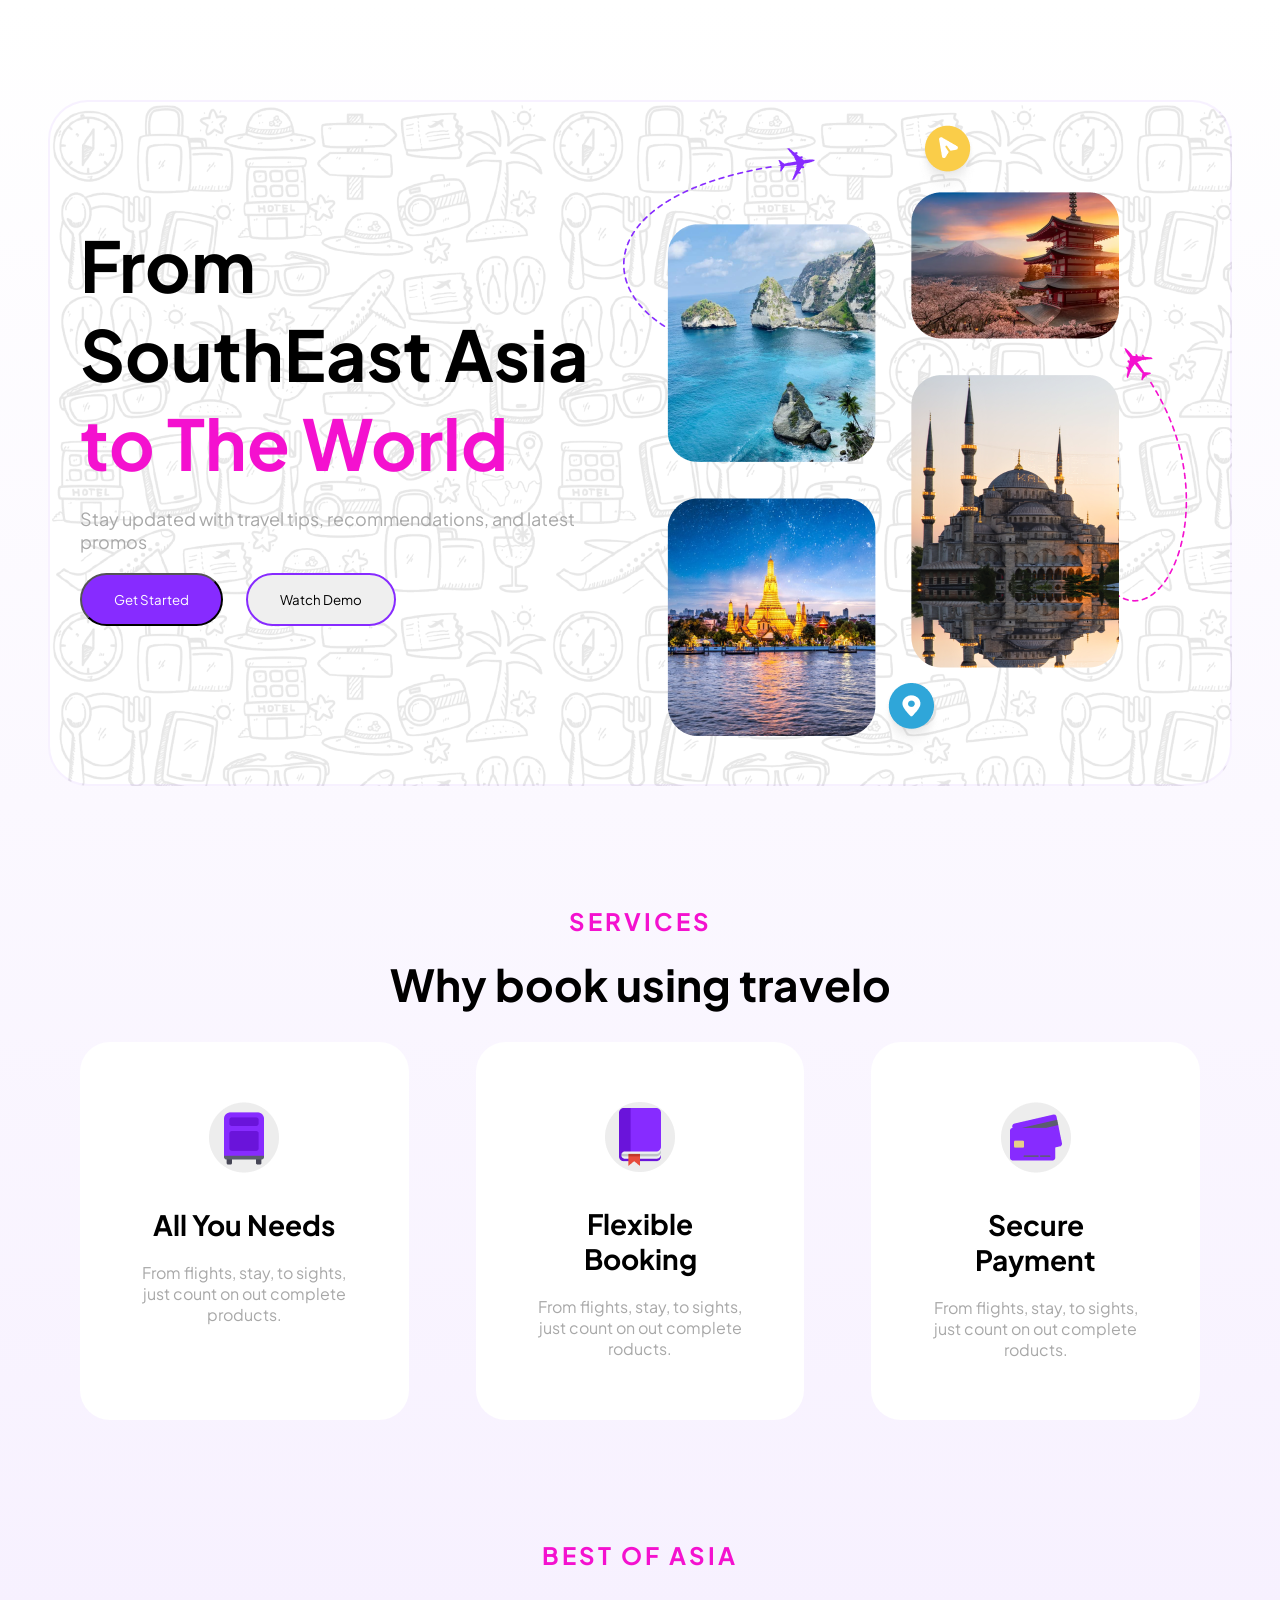
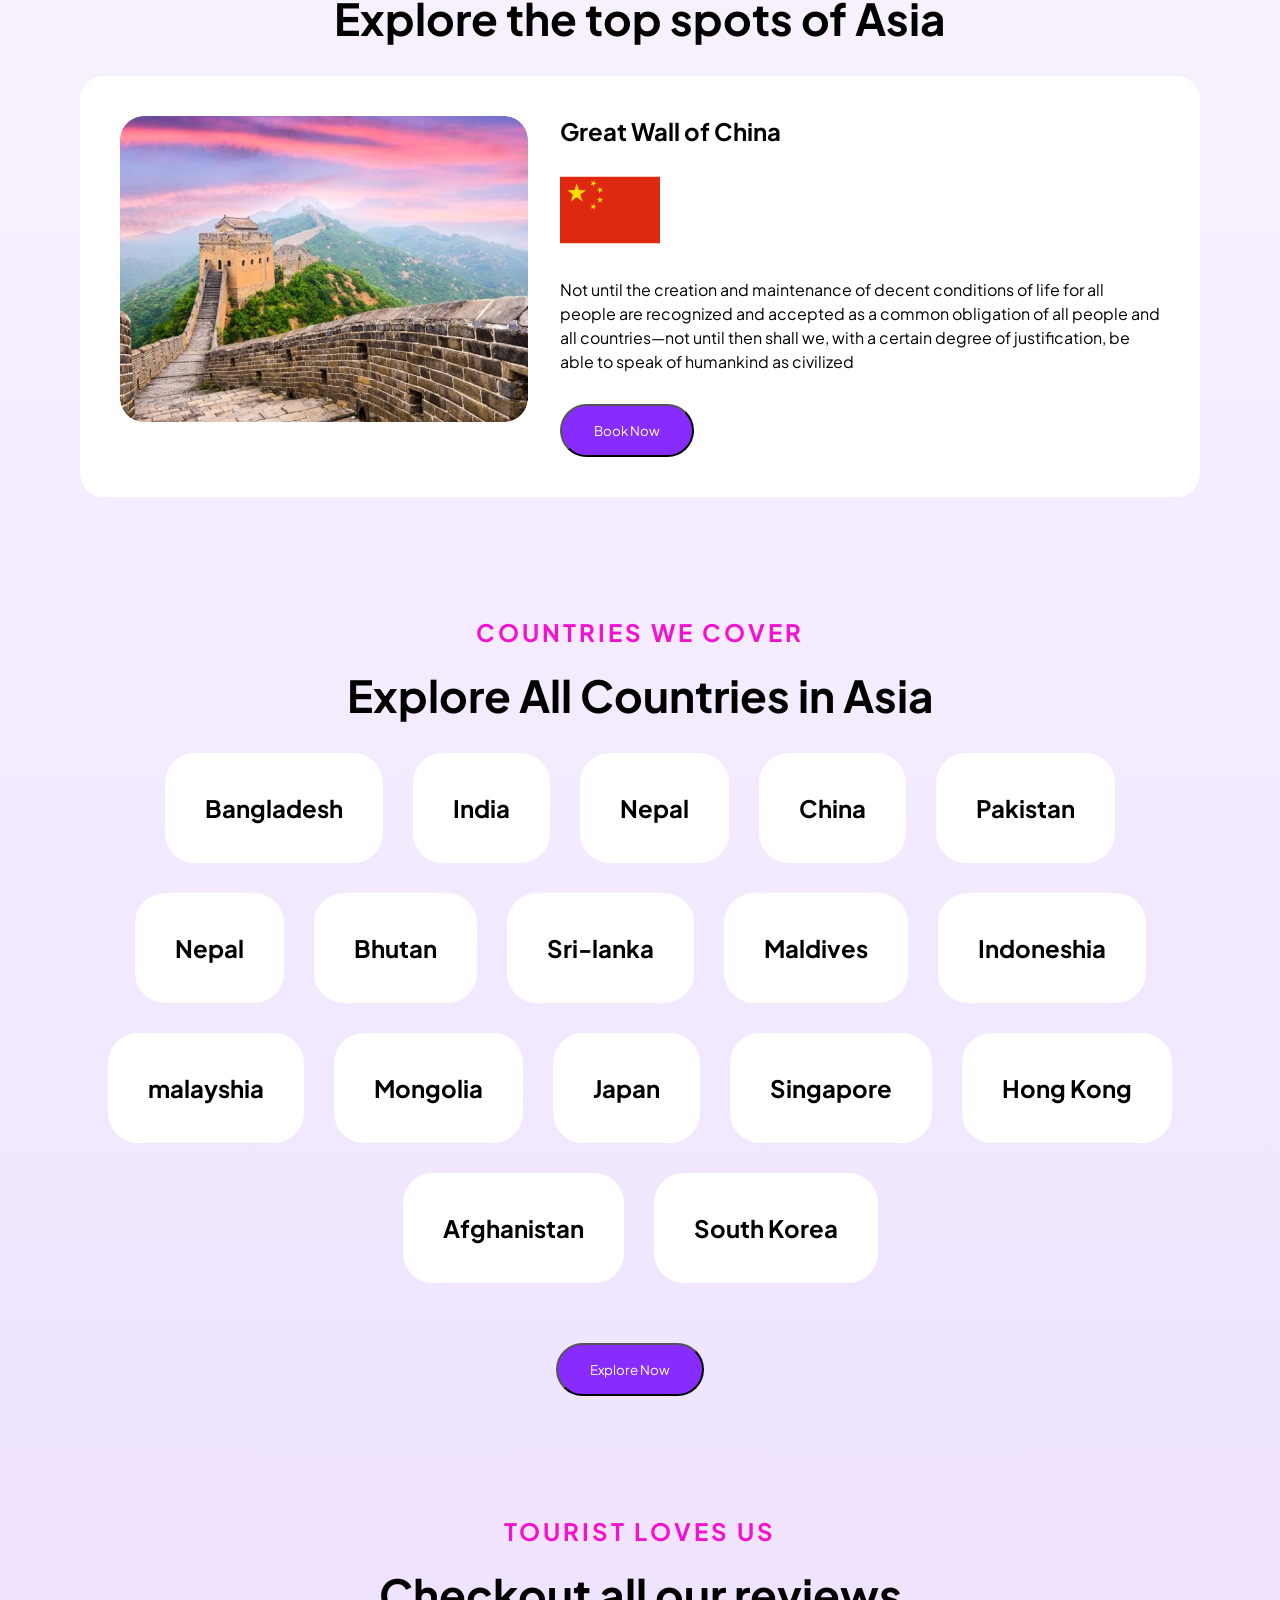
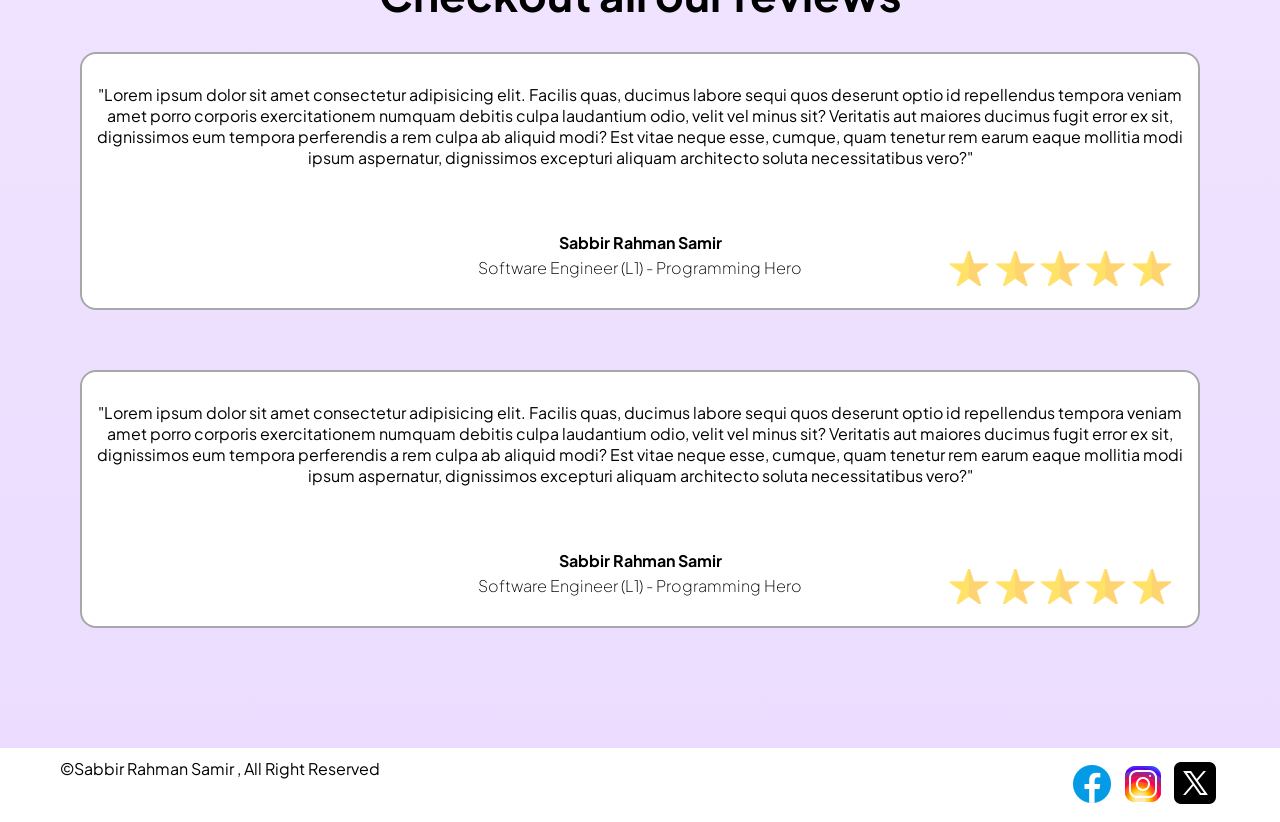
<file: index.html>
<!DOCTYPE html>
<html lang="en">
<head>
    <meta charset="UTF-8">
    <meta name="viewport" content="width=device-width, initial-scale=1.0">
    <link rel="stylesheet" href="miniproject.css">
    <link rel="preconnect" href="https://fonts.googleapis.com">
    <link rel="preconnect" href="https://fonts.gstatic.com" crossorigin>
    <link href="https://fonts.googleapis.com/css2?family=Plus+Jakarta+Sans:ital,wght@0,200..800;1,200..800&display=swap" rel="stylesheet">
    <title>Tour Travels</title>
</head>
<body>
    <div id="banner-container">
          <div id="banner">
                 <!-- box 1 -->
                  <div class="banner-content">
                    <h1>From SouthEast Asia <span>to The World</span></h1>
                    <p>Stay updated with travel tips, recommendations, and latest promos</p>
                    <div class="button-box">
                        <button class="btn">Get Started</button>
                        <button class="btn-white">Watch Demo</button>
                    </div>
                   </div>
                    <!-- box 2 -->
                     <div class="banner-image">
                         <img src="Pic/hero.png" alt="banner-image">
                     </div>
           </div>   
    </div>
    <div id="service-container">
        <div id="service">
            <div class="heading-content">
                <h4>Services</h4>
                <h2>Why book using travelo</h2>
            </div>
            <div id="service-card-container">
                <!-- card 1 -->
                <div class="service-card">
                    <img src="Pic/bag.png" alt="">
                    <h2>All You Needs</h2>
                    <p>From flights, stay, to sights, just count on out complete products.</p>
                </div>
                <!-- card 2 -->
                <div class="service-card">
                    <img src="Pic/books.png" alt="">
                    <h2>Flexible Booking</h2>
                    <p>From flights, stay, to sights, just count on out complete roducts.</p>
                </div>
                <!-- card 3 -->
                <div class="service-card">
                    <img src="Pic/card.png" alt="">
                    <h2>Secure Payment</h2>
                    <p>From flights, stay, to sights, just count on out complete roducts.</p>
                </div>
            </div>
        </div>
    </div>
    <div id="story-container">
       <div id="story">
         <div class="heading-content">
            <h4>Best of Asia</h4>
            <h2>Explore the top spots of Asia</h2>
         </div>
          <div id="story-card-container">
             <div class="story-card">
                <div class="story-image">
                    <img src="Pic/chaina-wall.png" alt="">
                </div>
                 <div class="story-content">
                    <h2>Great Wall of China</h2>
                    <img src="Pic/chaina.png" alt="">
                    <p>Not until the creation and maintenance of decent conditions of life for all people are recognized     and accepted as a common obligation of all people and all countries—not until then shall we,
                     with a certain degree of justification, be able to speak of humankind as civilized</p>
                     <button class="btn">Book Now</button>
                 </div>
             </div>
          </div>
       </div>
    </div>
    <div id="country-container">
        <div id="country">
            <div class="heading-content">
                <h4>Countries We Cover</h4>
                <h2>Explore All Countries in Asia</h2>
            </div>
            <div id="country-card-container">
                <h2>Bangladesh</h2>
                <h2>India</h2>
                <h2>Nepal</h2>
                <h2>China</h2>
                <h2>Pakistan</h2>
                <h2>Nepal</h2>
                <h2>Bhutan</h2>
                <h2>Sri-lanka</h2>
                <h2>Maldives</h2>
                <h2>Indoneshia</h2>
                <h2>malayshia</h2>
                <h2>Mongolia</h2>
                <h2>Japan</h2>
                <h2>Singapore</h2>
                <h2>Hong Kong</h2>
                <h2>Afghanistan</h2>
                <h2>South Korea</h2>
                </div>
                <div id="button"><button class="btn">Explore Now</button>
            </div>
        </div>
    </div>
    <div id="review-container">
        <div id="review">
            <div class="heading-content">
                <h4>TOURIST LOVES US</h4>
                <h2>Checkout all our reviews</h2>
            </div>
            <div id="review-card-container">
                <p id="paragraph">"Lorem ipsum dolor sit amet consectetur adipisicing elit. Facilis quas, ducimus labore sequi quos deserunt optio id repellendus tempora veniam amet porro corporis exercitationem numquam debitis culpa laudantium odio, velit vel minus sit? Veritatis aut maiores ducimus fugit error ex sit, dignissimos eum tempora perferendis a rem culpa ab aliquid modi? Est vitae neque esse, cumque, quam tenetur rem earum eaque mollitia modi ipsum aspernatur, dignissimos excepturi aliquam architecto soluta necessitatibus vero?"</p>
                    
                    <p id="name">Sabbir Rahman Samir</p>
                    
                 <p id="post">Software Engineer (L1) - Programming Hero</p> 
            </div>
            <div id="review-card-container">
                <p id="paragraph">"Lorem ipsum dolor sit amet consectetur adipisicing elit. Facilis quas, ducimus labore sequi quos deserunt optio id repellendus tempora veniam amet porro corporis exercitationem numquam debitis culpa laudantium odio, velit vel minus sit? Veritatis aut maiores ducimus fugit error ex sit, dignissimos eum tempora perferendis a rem culpa ab aliquid modi? Est vitae neque esse, cumque, quam tenetur rem earum eaque mollitia modi ipsum aspernatur, dignissimos excepturi aliquam architecto soluta necessitatibus vero?"</p>
                   
                    <p id="name" >Sabbir Rahman Samir</p>
                    
                 <p id="post">Software Engineer (L1) - Programming Hero</p>
            </div>
        </div>
    </div>
    <div id="footer-container">
        <div id="footer">
            <div id="footer-heading">
                <p>©Sabbir Rahman Samir , All Right Reserved</p>
            </div>
            <div id="id">
                <ul>
                    <li><a href="https://www.facebook.com/sabbir.rahman.353250/" target="_blank"><img src="Pic/facebook.png" ></a></li>
                    <li><a href="https://www.instagram.com/sabbir_rahman_samir/?hl=en" target="_blank"><img src="Pic/intagram.png" ></a></li>
                    <li><a href="#" target="_blank"><img src="Pic/x.png" ></a></li>
                </ul>
            </div>
        </div>
    </div>
</body>
</html>
</file>
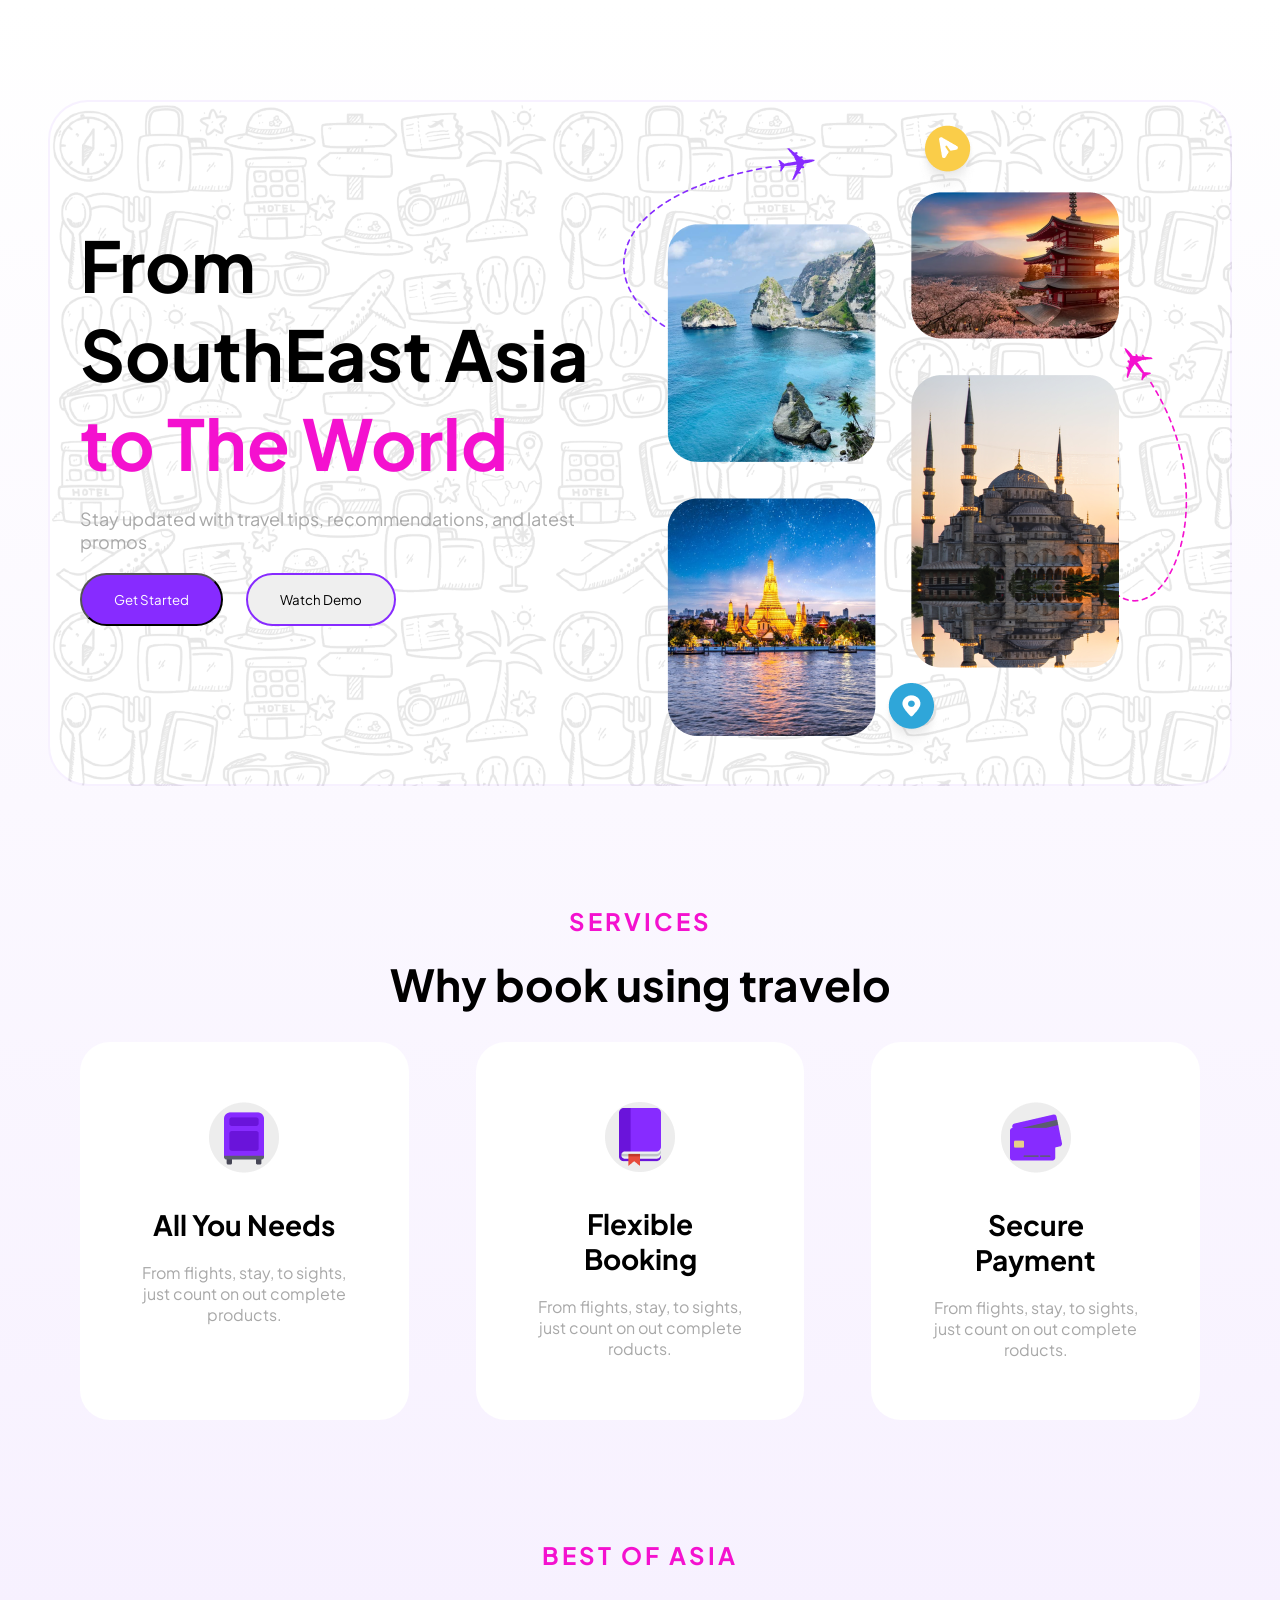
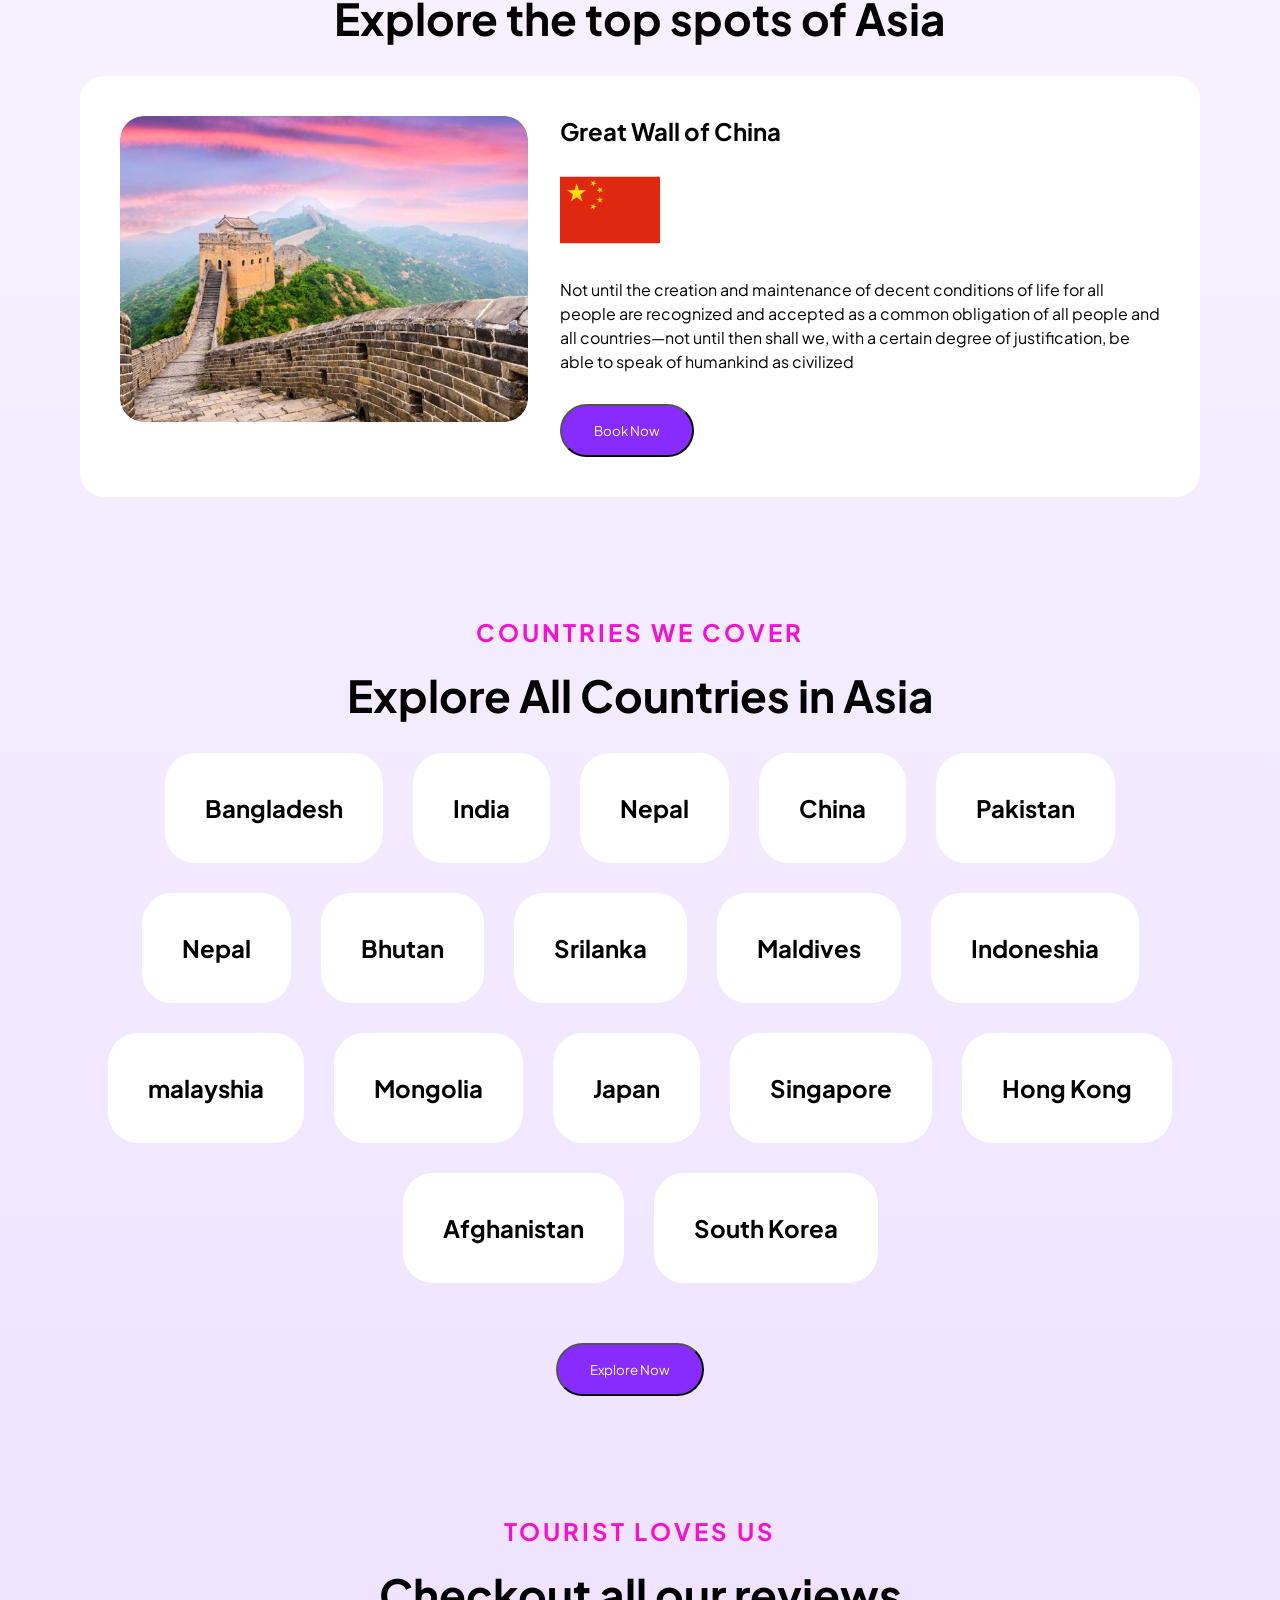
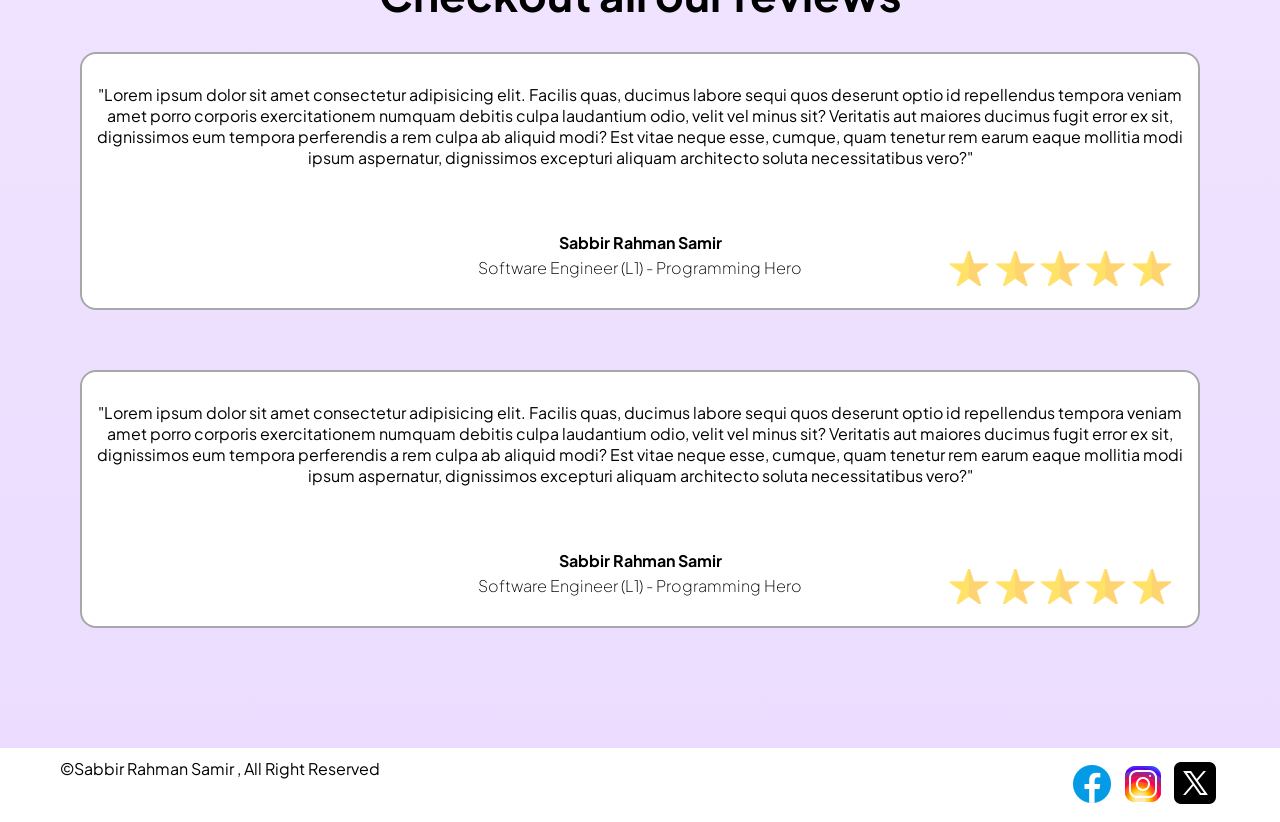
<file: Tour-Travels.html>
<!DOCTYPE html>
<html lang="en">
<head>
    <meta charset="UTF-8">
    <meta name="viewport" content="width=device-width, initial-scale=1.0">
    <link rel="stylesheet" href="miniproject.css">
    <link rel="preconnect" href="https://fonts.googleapis.com">
    <link rel="preconnect" href="https://fonts.gstatic.com" crossorigin>
    <link href="https://fonts.googleapis.com/css2?family=Plus+Jakarta+Sans:ital,wght@0,200..800;1,200..800&display=swap" rel="stylesheet">
    <title>Tour Travels</title>
</head>
<body>
    <div id="banner-container">
          <div id="banner">
                 <!-- box 1 -->
                  <div class="banner-content">
                    <h1>From SouthEast Asia <span>to The World</span></h1>
                    <p>Stay updated with travel tips, recommendations, and latest promos</p>
                    <div class="button-box">
                        <button class="btn">Get Started</button>
                        <button class="btn-white">Watch Demo</button>
                    </div>
                   </div>
                    <!-- box 2 -->
                     <div class="banner-image">
                         <img src="Pic/hero.png" alt="banner-image">
                     </div>
           </div>   
    </div>
    <div id="service-container">
        <div id="service">
            <div class="heading-content">
                <h4>Services</h4>
                <h2>Why book using travelo</h2>
            </div>
            <div id="service-card-container">
                <!-- card 1 -->
                <div class="service-card">
                    <img src="Pic/bag.png" alt="">
                    <h2>All You Needs</h2>
                    <p>From flights, stay, to sights, just count on out complete products.</p>
                </div>
                <!-- card 2 -->
                <div class="service-card">
                    <img src="Pic/books.png" alt="">
                    <h2>Flexible Booking</h2>
                    <p>From flights, stay, to sights, just count on out complete roducts.</p>
                </div>
                <!-- card 3 -->
                <div class="service-card">
                    <img src="Pic/card.png" alt="">
                    <h2>Secure Payment</h2>
                    <p>From flights, stay, to sights, just count on out complete roducts.</p>
                </div>
            </div>
        </div>
    </div>
    <div id="story-container">
       <div id="story">
         <div class="heading-content">
            <h4>Best of Asia</h4>
            <h2>Explore the top spots of Asia</h2>
         </div>
          <div id="story-card-container">
             <div class="story-card">
                <div class="story-image">
                    <img src="Pic/chaina-wall.png" alt="">
                </div>
                 <div class="story-content">
                    <h2>Great Wall of China</h2>
                    <img src="Pic/chaina.png" alt="">
                    <p>Not until the creation and maintenance of decent conditions of life for all people are recognized     and accepted as a common obligation of all people and all countries—not until then shall we,
                     with a certain degree of justification, be able to speak of humankind as civilized</p>
                     <button class="btn">Book Now</button>
                 </div>
             </div>
          </div>
       </div>
    </div>
    <div id="country-container">
        <div id="country">
            <div class="heading-content">
                <h4>Countries We Cover</h4>
                <h2>Explore All Countries in Asia</h2>
            </div>
            <div id="country-card-container">
                <h2>Bangladesh</h2>
                <h2>India</h2>
                <h2>Nepal</h2>
                <h2>China</h2>
                <h2>Pakistan</h2>
                <h2>Nepal</h2>
                <h2>Bhutan</h2>
                <h2>Srilanka</h2>
                <h2>Maldives</h2>
                <h2>Indoneshia</h2>
                <h2>malayshia</h2>
                <h2>Mongolia</h2>
                <h2>Japan</h2>
                <h2>Singapore</h2>
                <h2>Hong Kong</h2>
                <h2>Afghanistan</h2>
                <h2>South Korea</h2>
                </div>
                <div id="button"><button class="btn">Explore Now</button>
            </div>
        </div>
    </div>
    <div id="review-container">
        <div id="review">
            <div class="heading-content">
                <h4>TOURIST LOVES US</h4>
                <h2>Checkout all our reviews</h2>
            </div>
            <div id="review-card-container">
                <p id="paragraph">"Lorem ipsum dolor sit amet consectetur adipisicing elit. Facilis quas, ducimus labore sequi quos deserunt optio id repellendus tempora veniam amet porro corporis exercitationem numquam debitis culpa laudantium odio, velit vel minus sit? Veritatis aut maiores ducimus fugit error ex sit, dignissimos eum tempora perferendis a rem culpa ab aliquid modi? Est vitae neque esse, cumque, quam tenetur rem earum eaque mollitia modi ipsum aspernatur, dignissimos excepturi aliquam architecto soluta necessitatibus vero?"</p>
                    
                    <p id="name">Sabbir Rahman Samir</p>
                    
                 <p id="post">Software Engineer (L1) - Programming Hero</p> 
            </div>
            <div id="review-card-container">
                <p id="paragraph">"Lorem ipsum dolor sit amet consectetur adipisicing elit. Facilis quas, ducimus labore sequi quos deserunt optio id repellendus tempora veniam amet porro corporis exercitationem numquam debitis culpa laudantium odio, velit vel minus sit? Veritatis aut maiores ducimus fugit error ex sit, dignissimos eum tempora perferendis a rem culpa ab aliquid modi? Est vitae neque esse, cumque, quam tenetur rem earum eaque mollitia modi ipsum aspernatur, dignissimos excepturi aliquam architecto soluta necessitatibus vero?"</p>
                   
                    <p id="name" >Sabbir Rahman Samir</p>
                    
                 <p id="post">Software Engineer (L1) - Programming Hero</p>
            </div>
        </div>
    </div>
    <div id="footer-container">
        <div id="footer">
            <div id="footer-heading">
                <p>©Sabbir Rahman Samir , All Right Reserved</p>
            </div>
            <div id="id">
                <ul>
                    <li><a href="https://www.facebook.com/sabbir.rahman.353250/" target="_blank"><img src="Pic/facebook.png" ></a></li>
                    <li><a href="https://www.instagram.com/sabbir_rahman_samir/?hl=en" target="_blank"><img src="Pic/intagram.png" ></a></li>
                    <li><a href="#" target="_blank"><img src="Pic/x.png" ></a></li>
                </ul>
            </div>
        </div>
    </div>
</body>
</html>
</file>
<file: miniproject.css>
body{
    min-height: 100vh;
    background-image: linear-gradient(#FFFFFF,#EBDCFF);
}
*{
    font-family: "Plus Jakarta Sans", sans-serif;
    margin: 0;
    padding: 0;
}
#banner{
   margin: 100px auto 120px auto;

  border: 2px solid #872bff10;
  border-radius: 40px;

  padding: 20px 30px;
  background-image: url("Pic/hero-bg.png");

  width: 87.5%;

  display: flex;
  justify-content: space-between;
  align-items: center;

  background-color: white;
    
}
.banner-content {
    width: 50%;
}
.banner-content *{
    margin-bottom: 20px;
}
.banner-content h1{
 font-size: 70px;
 font-weight: bold;
}
.banner-content h1 span{
    color: #f411cf;
}
.banner-content p{
    font-weight: medium;
    font-size: 18px;
    color: #a8a8a8;
}
.btn{
    background-color: #872bff;
    border-radius: 30px;
    padding: 16px 32px ;
    color: white;
    cursor: pointer;
    margin-right: 20px;
}
.btn-white{
    border-radius: 30px;
    padding: 16px 32px ;
    cursor: pointer;
    margin-right: 20px;
    border: solid 2px #872bff;
}
.banner-image{
    width: 600px;
}
#service, #story , #country , #review{
    width: 87.5%;
    margin: 0 auto 120px auto;
}
.heading-content{
    text-align: center;
}

.heading-content h4{
    color: #f411cf;
    font-weight: bold;
    font-size: 24px;
    letter-spacing: 3px;
    text-transform: uppercase;
    margin-bottom: 20px;
}
.heading-content h2{
   font-size: 44px;
   font-weight: bold;
   margin-bottom: 30px;
}
#service-card-container{
    display: flex;
    justify-content: space-between;
    gap: 67px;
}
.service-card{
    background-color: white;
    border-radius: 30px;
    padding: 60px;
    text-align: center;
    width: 300px;
}
.service-card img{
    margin-bottom: 30px;
}
.service-card h2{
    font-weight: semibold;
    font-size: 28px;
    margin-bottom: 20px; 
}
.service-card p{
    color: #a8a8a8;
}
.story-card{
    background-color: white;
    padding: 40px;
    border-radius: 24px;
    display: flex;
    gap: 32px;
}
.story-content h2, .story-content p, .story-content img{
    margin-bottom: 30px;
}
.story-content p{
    line-height: 24px;
    font-size: 16px;
}
#country-card-container{
    display: flex;
    gap: 30px;
    flex-wrap: wrap;
    justify-content: center;
}
#country-card-container h2{
    background-color: white;
    padding: 40px;
    border-radius: 30px;
}
#button{
    display: flex;
    justify-content: center;
    padding-top: 60px;
}
#review-card-container{
    text-align: center;
    background-image: url(Pic/star-reviews.png);
    background-repeat: no-repeat;
    background-position: right;
    background-color: #FFFFFF;
    gap: 24px;
    margin-bottom: 60px;
    border-radius: 16px;
    border: #a8a8a8 2px solid;
    background-position-y: 90%;
}
#review-card-container #paragraph{
    padding-bottom: 30px;
    padding-top: 30px;
    margin-bottom: 30px; 
}
#review-card-container #name{
    line-height: 30px;
    font-weight: bold;
}
#review-card-container #post{
    padding-bottom: 30px;
    font-weight: lighter; 
    line-height: 20px;
}
#footer{
    display: flex;
    justify-content: space-between;
    background-color: #FFFFFF;
   margin: 0;
    padding: 10px 60px;
}
#footer ul li{
    list-style: none;
    display: inline-block;
}
#footer id ul li a img{
     text-decoration:none;
}
</file>
